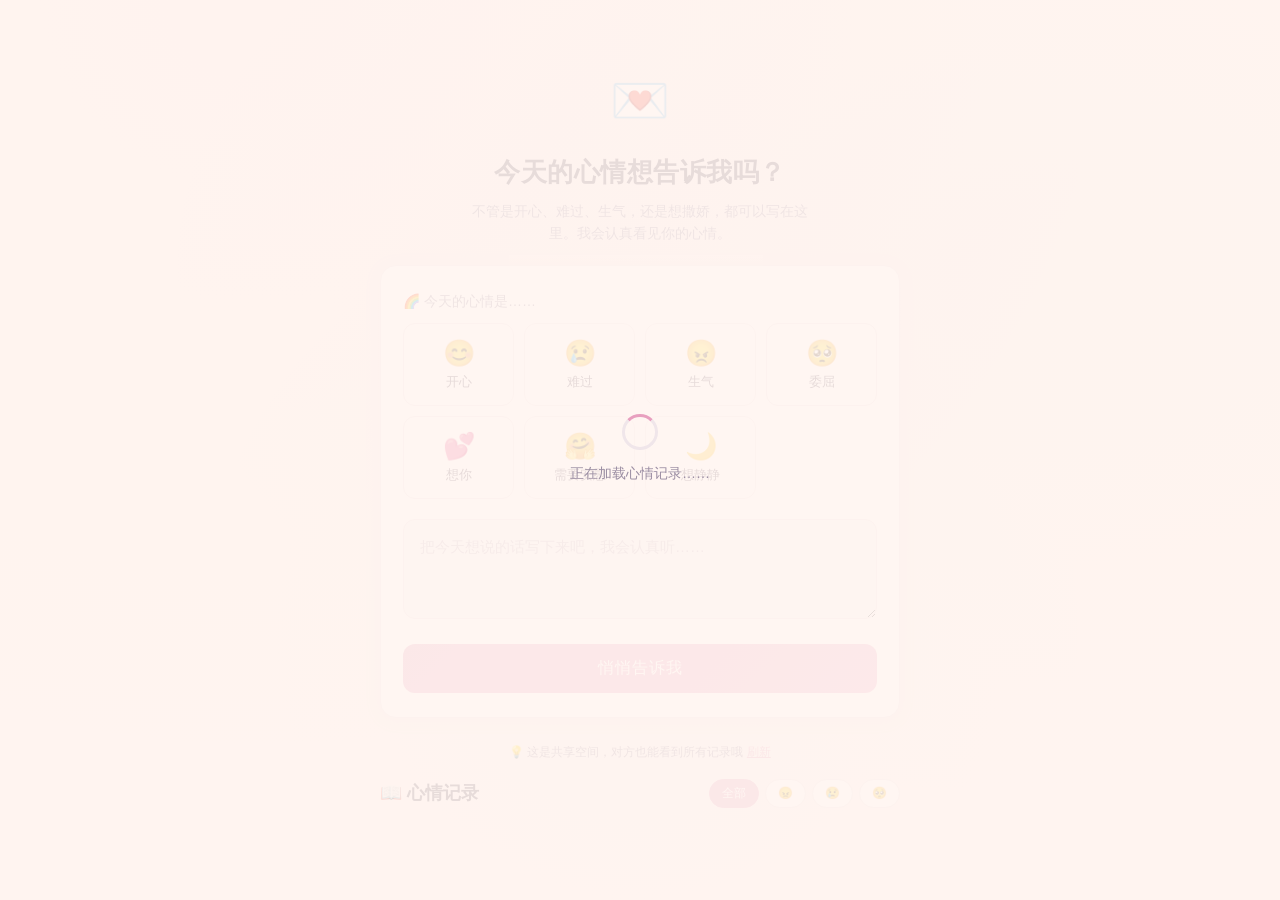
<file: index.html>
<!DOCTYPE html>
<html lang="zh-CN">
<head>
<meta charset="UTF-8">
<meta name="viewport" content="width=device-width, initial-scale=1.0, maximum-scale=1.0, user-scalable=no">
<title>每日心情笔记</title>
<style>
  :root {
    --bg: #FFF5F0;
    --card: #FFFFFF;
    --text: #5D4E5F;
    --text-sub: #9B8EA3;
    --accent: #E8A0BF;
    --accent-hover: #D482A8;
    --lavender: #C5B4E3;
    --peach: #F7C5A8;
    --blue: #A8C8F0;
    --rose: #F0A8C8;
    --border: #F0E6EA;
    --shadow: 0 2px 16px rgba(180, 140, 160, 0.10);
    --shadow-hover: 0 4px 24px rgba(180, 140, 160, 0.16);
    --radius: 16px;
    --radius-sm: 12px;
    --transition: 0.25s cubic-bezier(0.4, 0, 0.2, 1);
  }
  * { margin: 0; padding: 0; box-sizing: border-box; }
  body {
    font-family: -apple-system, BlinkMacSystemFont, "SF Pro Text", "PingFang SC", "Microsoft YaHei", sans-serif;
    background: var(--bg);
    color: var(--text);
    line-height: 1.7;
    min-height: 100vh;
    -webkit-font-smoothing: antialiased;
    background-image:
      radial-gradient(ellipse at 20% 0%, rgba(232, 160, 191, 0.08) 0%, transparent 60%),
      radial-gradient(ellipse at 80% 30%, rgba(197, 180, 227, 0.08) 0%, transparent 60%),
      radial-gradient(ellipse at 50% 70%, rgba(168, 200, 240, 0.06) 0%, transparent 50%);
  }
  .container { max-width: 560px; margin: 0 auto; padding: 32px 20px 60px; }

  /* Login Overlay */
  .login-overlay {
    position: fixed; inset: 0; background: var(--bg);
    display: flex; align-items: center; justify-content: center;
    z-index: 1000; flex-direction: column; gap: 20px;
  }
  .login-overlay.hidden { display: none; }
  .login-card {
    background: var(--card); border-radius: var(--radius);
    padding: 32px 28px; box-shadow: var(--shadow);
    border: 1px solid var(--border); text-align: center;
    width: 90%; max-width: 340px;
  }
  .login-card .login-emoji { font-size: 48px; margin-bottom: 12px; }
  .login-card h2 { font-size: 20px; font-weight: 600; margin-bottom: 8px; color: var(--text); }
  .login-card p { font-size: 13px; color: var(--text-sub); margin-bottom: 20px; }
  .login-card input {
    width: 100%; padding: 12px 16px; border: 1.5px solid var(--border);
    border-radius: var(--radius-sm); font-size: 15px; text-align: center;
    color: var(--text); background: #FCF9FA; outline: none;
    font-family: inherit; letter-spacing: 4px;
    transition: all var(--transition);
  }
  .login-card input:focus { border-color: var(--accent); background: #FFF; }
  .login-card .login-btn {
    width: 100%; margin-top: 14px; padding: 12px; border: none;
    border-radius: var(--radius-sm); font-size: 15px; font-weight: 500;
    cursor: pointer; background: linear-gradient(135deg, var(--accent), var(--rose));
    color: #FFF; letter-spacing: 1px; transition: all var(--transition);
    font-family: inherit;
  }
  .login-card .login-btn:hover { opacity: 0.92; }
  .login-error { color: #E08888; font-size: 13px; margin-top: 8px; display: none; }

  /* Header */
  .header { text-align: center; padding: 28px 0 20px; }
  .header-icon { font-size: 48px; margin-bottom: 8px; animation: float 3s ease-in-out infinite; display: inline-block; }
  @keyframes float { 0%, 100% { transform: translateY(0); } 50% { transform: translateY(-8px); } }
  .header h1 { font-size: 26px; font-weight: 600; color: var(--text); letter-spacing: 0.5px; margin-bottom: 6px; }
  .header .subtitle { font-size: 14px; color: var(--text-sub); max-width: 340px; margin: 0 auto; line-height: 1.6; }

  /* Loading */
  .loading-overlay {
    position: fixed; inset: 0; background: rgba(255,245,240,0.85);
    display: flex; align-items: center; justify-content: center;
    z-index: 900; flex-direction: column; gap: 12px;
  }
  .loading-overlay.hidden { display: none; }
  .loading-spinner {
    width: 36px; height: 36px; border: 3px solid var(--border);
    border-top-color: var(--accent); border-radius: 50%;
    animation: spin 0.8s linear infinite;
  }
  @keyframes spin { to { transform: rotate(360deg); } }
  .loading-text { font-size: 14px; color: var(--text-sub); }

  /* Card */
  .card {
    background: var(--card); border-radius: var(--radius);
    padding: 24px 22px; box-shadow: var(--shadow);
    margin-bottom: 24px; border: 1px solid var(--border);
    transition: box-shadow var(--transition);
  }
  .section-label { font-size: 14px; font-weight: 500; color: var(--text-sub); margin-bottom: 10px; display: flex; align-items: center; gap: 6px; }
  .mood-grid { display: grid; grid-template-columns: repeat(4, 1fr); gap: 10px; margin-bottom: 20px; }
  @media (max-width: 400px) { .mood-grid { grid-template-columns: repeat(3, 1fr); } }
  .mood-btn {
    display: flex; flex-direction: column; align-items: center; gap: 4px;
    padding: 14px 6px; border: 1.5px solid var(--border);
    border-radius: var(--radius-sm); background: var(--card);
    cursor: pointer; transition: all var(--transition);
    font-size: 13px; color: var(--text); user-select: none;
    -webkit-tap-highlight-color: transparent;
  }
  .mood-btn:hover { border-color: var(--accent); background: #FFF0F5; }
  .mood-btn:active { transform: scale(0.96); }
  .mood-btn .emoji { font-size: 26px; transition: transform 0.2s; }
  .mood-btn:hover .emoji { transform: scale(1.15); }
  .mood-btn.selected { border-color: var(--accent); background: #FFF0F5; box-shadow: 0 0 0 3px rgba(232, 160, 191, 0.18); transform: translateY(-1px); }
  .mood-btn.selected .emoji { transform: scale(1.1); }

  .input-wrapper { position: relative; margin-bottom: 16px; }
  .input-wrapper textarea {
    width: 100%; min-height: 100px; padding: 14px 16px;
    border: 1.5px solid var(--border); border-radius: var(--radius-sm);
    font-size: 15px; color: var(--text); background: #FCF9FA;
    resize: vertical; font-family: inherit; line-height: 1.7;
    transition: all var(--transition); outline: none;
  }
  .input-wrapper textarea:focus { border-color: var(--accent); background: #FFF; box-shadow: 0 0 0 4px rgba(232, 160, 191, 0.08); }
  .input-wrapper textarea::placeholder { color: #C8BCC8; }

  .submit-btn {
    width: 100%; padding: 14px; border: none; border-radius: var(--radius-sm);
    font-size: 16px; font-weight: 500; cursor: pointer;
    background: linear-gradient(135deg, var(--accent), var(--rose));
    color: #FFF; letter-spacing: 1px; transition: all var(--transition);
    -webkit-tap-highlight-color: transparent; font-family: inherit;
  }
  .submit-btn:hover:not(:disabled) { opacity: 0.92; transform: translateY(-1px); box-shadow: 0 4px 16px rgba(232, 160, 191, 0.35); }
  .submit-btn:active:not(:disabled) { transform: scale(0.98); }
  .submit-btn:disabled { background: #E0D6DC; cursor: not-allowed; }

  .success-card {
    display: none; text-align: center; padding: 32px 20px;
    background: linear-gradient(135deg, #FFF5F8, #F8F0FF);
    border-radius: var(--radius); border: 1.5px solid #E8D0E0;
    animation: fadeInUp 0.5s ease; margin-bottom: 24px;
  }
  .success-card.show { display: block; }
  .success-card .success-emoji { font-size: 48px; animation: popIn 0.45s ease; display: inline-block; }
  @keyframes popIn { 0% { transform: scale(0); opacity: 0; } 70% { transform: scale(1.2); } 100% { transform: scale(1); opacity: 1; } }
  .success-card .success-text { font-size: 17px; font-weight: 500; color: var(--text); margin-top: 12px; }
  .success-card .success-sub { font-size: 14px; color: var(--text-sub); margin-top: 6px; }

  .alert-banner {
    display: none; padding: 14px 18px; border-radius: var(--radius-sm);
    margin-bottom: 20px; font-size: 14px; line-height: 1.6;
    animation: fadeInUp 0.4s ease;
  }
  .alert-banner.show { display: flex; align-items: flex-start; gap: 10px; }
  .alert-banner.warning { background: #FFF4EC; border: 1.5px solid #FDD0B0; color: #B07050; }
  .alert-banner .alert-icon { font-size: 22px; flex-shrink: 0; }

  .history-header { display: flex; justify-content: space-between; align-items: center; margin-bottom: 14px; flex-wrap: wrap; gap: 10px; }
  .history-header h3 { font-size: 18px; font-weight: 600; color: var(--text); }
  .filter-group { display: flex; gap: 6px; flex-wrap: wrap; }
  .filter-chip {
    padding: 5px 12px; border-radius: 20px; border: 1px solid var(--border);
    background: var(--card); font-size: 12px; cursor: pointer;
    transition: all var(--transition); color: var(--text-sub);
    -webkit-tap-highlight-color: transparent; font-family: inherit;
  }
  .filter-chip:hover { border-color: var(--accent); }
  .filter-chip.active { background: var(--accent); color: #FFF; border-color: var(--accent); }

  .history-list { display: flex; flex-direction: column; gap: 12px; }
  .history-item {
    background: var(--card); border-radius: var(--radius-sm);
    padding: 18px; box-shadow: 0 1px 6px rgba(180, 140, 160, 0.06);
    border: 1px solid var(--border); animation: fadeInUp 0.4s ease;
    transition: box-shadow var(--transition);
  }
  .history-item:hover { box-shadow: var(--shadow-hover); }
  .history-item .item-header { display: flex; justify-content: space-between; align-items: center; margin-bottom: 8px; }
  .history-item .mood-tag { display: inline-flex; align-items: center; gap: 5px; padding: 4px 12px; border-radius: 20px; font-size: 13px; font-weight: 500; }
  .mood-tag.happy    { background: #FFF0F5; color: #C06080; }
  .mood-tag.sad      { background: #F0F4FF; color: #6080B0; }
  .mood-tag.angry    { background: #FFF4EC; color: #B07050; }
  .mood-tag.wronged  { background: #F8F0FF; color: #9070B0; }
  .mood-tag.miss     { background: #FFF0F8; color: #B06080; }
  .mood-tag.comfort  { background: #FFF8F0; color: #C08060; }
  .mood-tag.alone    { background: #F4F4F8; color: #8880A0; }
  .history-item .item-time { font-size: 12px; color: var(--text-sub); flex-shrink: 0; margin-left: 8px; }
  .history-item .item-text { font-size: 15px; color: var(--text); line-height: 1.7; white-space: pre-wrap; word-break: break-word; }
  .history-item .item-actions { margin-top: 10px; display: flex; justify-content: flex-end; }
  .delete-btn {
    background: none; border: none; color: #C8BCC8; font-size: 12px;
    cursor: pointer; padding: 4px 10px; border-radius: 12px;
    transition: all var(--transition); font-family: inherit;
  }
  .delete-btn:hover { color: #E08888; background: #FFF0F0; }

  .empty-state { text-align: center; padding: 40px 20px; color: var(--text-sub); }
  .empty-state .empty-emoji { font-size: 48px; margin-bottom: 10px; }
  .empty-state p { font-size: 14px; }

  @keyframes fadeInUp { from { opacity: 0; transform: translateY(12px); } to { opacity: 1; transform: translateY(0); } }

  /* Toast */
  .toast {
    position: fixed; bottom: 30px; left: 50%;
    transform: translateX(-50%) translateY(20px);
    background: var(--text); color: #FFF; padding: 10px 24px;
    border-radius: 24px; font-size: 14px; opacity: 0;
    transition: all 0.35s ease; pointer-events: none; z-index: 999; white-space: nowrap;
  }
  .toast.show { opacity: 1; transform: translateX(-50%) translateY(0); }

  /* Refresh hint */
  .sync-hint {
    text-align: center; margin-bottom: 16px; font-size: 12px; color: var(--text-sub);
  }
  .sync-hint button {
    background: none; border: none; color: var(--accent); cursor: pointer;
    font-size: 12px; font-family: inherit; text-decoration: underline;
  }
</style>
</head>
<body>

<!-- Password Login Overlay -->
<div class="login-overlay hidden" id="loginOverlay">
  <div class="login-card">
    <div class="login-emoji">🔐</div>
    <h2>请输入密码</h2>
    <p>这是我们的小秘密空间，需要密码才能进来哦~</p>
    <input type="password" id="passwordInput" placeholder="输入密码" maxlength="20" autocomplete="off">
    <button class="login-btn" onclick="doLogin()">进入</button>
    <p class="login-error" id="loginError">密码不对哦，再试一次吧~</p>
  </div>
</div>

<!-- Loading Overlay -->
<div class="loading-overlay" id="loadingOverlay">
  <div class="loading-spinner"></div>
  <p class="loading-text">正在加载心情记录……</p>
</div>

<div class="container" id="mainContent">
  <!-- Header -->
  <div class="header">
    <div class="header-icon">💌</div>
    <h1>今天的心情想告诉我吗？</h1>
    <p class="subtitle">不管是开心、难过、生气，还是想撒娇，都可以写在这里。我会认真看见你的心情。</p>
  </div>

  <!-- Alert Banner -->
  <div class="alert-banner" id="alertBanner">
    <span class="alert-icon">💛</span>
    <span id="alertText"></span>
  </div>

  <!-- Input Card -->
  <div class="card" id="inputCard">
    <div class="section-label">🌈 今天的心情是……</div>
    <div class="mood-grid" id="moodGrid">
      <button class="mood-btn" data-mood="开心"><span class="emoji">😊</span>开心</button>
      <button class="mood-btn" data-mood="难过"><span class="emoji">😢</span>难过</button>
      <button class="mood-btn" data-mood="生气"><span class="emoji">😠</span>生气</button>
      <button class="mood-btn" data-mood="委屈"><span class="emoji">🥺</span>委屈</button>
      <button class="mood-btn" data-mood="想你"><span class="emoji">💕</span>想你</button>
      <button class="mood-btn" data-mood="需要安慰"><span class="emoji">🤗</span>需要安慰</button>
      <button class="mood-btn" data-mood="想一个人静静"><span class="emoji">🌙</span>想静静</button>
    </div>

    <div class="input-wrapper">
      <textarea id="noteText" placeholder="把今天想说的话写下来吧，我会认真听……" maxlength="500"></textarea>
    </div>

    <button class="submit-btn" id="submitBtn" onclick="submitMood()">悄悄告诉我</button>
  </div>

  <!-- Success Message -->
  <div class="success-card" id="successCard">
    <div class="success-emoji">🌸</div>
    <p class="success-text">你的心情我收到了</p>
    <p class="success-sub">我会好好珍惜，也会更认真地理解你。</p>
  </div>

  <!-- Sync hint -->
  <div class="sync-hint">
    💡 这是共享空间，对方也能看到所有记录哦
    <button onclick="refreshNotes()">刷新</button>
  </div>

  <!-- History -->
  <div class="history-header">
    <h3>📖 心情记录</h3>
    <div class="filter-group" id="filterGroup">
      <button class="filter-chip active" data-filter="all">全部</button>
      <button class="filter-chip" data-filter="生气">😠</button>
      <button class="filter-chip" data-filter="难过">😢</button>
      <button class="filter-chip" data-filter="委屈">🥺</button>
    </div>
  </div>
  <div id="historyList" class="history-list"></div>
</div>

<!-- Toast -->
<div class="toast" id="toast"></div>

<script>
// ===== Auth =====
const NEEDS_PASSWORD = {{ needs_password | tojson }};
let authPassword = NEEDS_PASSWORD ? '' : null;

function getHeaders() {
  const h = { 'Content-Type': 'application/json' };
  if (authPassword) h['X-Mood-Password'] = authPassword;
  return h;
}

if (NEEDS_PASSWORD) {
  document.getElementById('loginOverlay').classList.remove('hidden');
}

async function doLogin() {
  const pw = document.getElementById('passwordInput').value.trim();
  if (!pw) return;
  const res = await fetch('/login', {
    method: 'POST',
    headers: { 'Content-Type': 'application/json' },
    body: JSON.stringify({ password: pw })
  });
  if (res.ok) {
    authPassword = pw;
    document.getElementById('loginOverlay').classList.add('hidden');
    refreshNotes();
  } else {
    document.getElementById('loginError').style.display = 'block';
  }
}

document.getElementById('passwordInput').addEventListener('keydown', (e) => {
  if (e.key === 'Enter') doLogin();
});

// ===== State =====
let notes = [];
let selectedMood = null;
let currentFilter = 'all';

const moodGrid = document.getElementById('moodGrid');
const noteText = document.getElementById('noteText');
const submitBtn = document.getElementById('submitBtn');
const successCard = document.getElementById('successCard');
const inputCard = document.getElementById('inputCard');
const historyList = document.getElementById('historyList');
const filterGroup = document.getElementById('filterGroup');
const alertBanner = document.getElementById('alertBanner');
const alertText = document.getElementById('alertText');
const loadingOverlay = document.getElementById('loadingOverlay');
const toast = document.getElementById('toast');

// ===== API =====
async function fetchNotes() {
  loadingOverlay.classList.remove('hidden');
  try {
    const res = await fetch('/api/notes', { headers: getHeaders() });
    if (!res.ok) throw new Error('加载失败');
    notes = await res.json();
  } catch (e) {
    showToast('加载失败，请检查网络后刷新~');
    notes = [];
  }
  loadingOverlay.classList.add('hidden');
  renderHistory();
}

async function refreshNotes() {
  await fetchNotes();
  showToast('已刷新~');
}

// ===== Mood Selection =====
moodGrid.addEventListener('click', (e) => {
  const btn = e.target.closest('.mood-btn');
  if (!btn) return;
  document.querySelectorAll('.mood-btn').forEach(b => b.classList.remove('selected'));
  btn.classList.add('selected');
  selectedMood = btn.dataset.mood;
  updateAlertBanner();
});

function updateAlertBanner() {
  if (!selectedMood) { alertBanner.classList.remove('show', 'warning'); return; }
  const reminders = {
    '生气': { text: '他今天可能需要你多一点耐心和温柔哦 💛', cls: 'warning' },
    '委屈': { text: '他今天心里可能有些小委屈，记得抱抱他 🤍', cls: 'warning' },
    '难过': { text: '他今天心情不太好，也许一句温暖的话就能让他好起来 💙', cls: 'warning' },
  };
  if (reminders[selectedMood]) {
    alertBanner.className = 'alert-banner show ' + reminders[selectedMood].cls;
    alertText.textContent = reminders[selectedMood].text;
  } else {
    alertBanner.classList.remove('show', 'warning');
  }
}

// ===== Submit =====
async function submitMood() {
  const text = noteText.value.trim();
  if (!selectedMood && !text) { showToast('请先选择一种心情或写几句话吧~'); return; }
  if (!selectedMood) { showToast('请先选择一种心情哦~'); return; }
  if (!text) { showToast('写几句话再告诉我吧~'); return; }

  submitBtn.disabled = true;
  submitBtn.textContent = '正在发送……';

  try {
    const res = await fetch('/api/notes', {
      method: 'POST',
      headers: getHeaders(),
      body: JSON.stringify({ mood: selectedMood, text: text })
    });
    if (!res.ok) {
      const err = await res.json();
      showToast(err.error || '发送失败，请重试~');
      submitBtn.disabled = false;
      submitBtn.textContent = '悄悄告诉我';
      return;
    }

    // Success
    inputCard.style.display = 'none';
    successCard.classList.add('show');
    alertBanner.classList.remove('show', 'warning');

    selectedMood = null;
    noteText.value = '';
    document.querySelectorAll('.mood-btn').forEach(b => b.classList.remove('selected'));

    setTimeout(() => {
      successCard.classList.remove('show');
      inputCard.style.display = '';
    }, 2500);

    await fetchNotes();
  } catch (e) {
    showToast('网络出错了，请检查后重试~');
  }

  submitBtn.disabled = false;
  submitBtn.textContent = '悄悄告诉我';
}

// ===== Filter =====
filterGroup.addEventListener('click', (e) => {
  const chip = e.target.closest('.filter-chip');
  if (!chip) return;
  currentFilter = chip.dataset.filter;
  document.querySelectorAll('.filter-chip').forEach(c => c.classList.remove('active'));
  chip.classList.add('active');
  renderHistory();
});

// ===== Delete =====
async function deleteNote(id) {
  if (!confirm('确定要删除这条记录吗？')) return;
  try {
    const res = await fetch('/api/notes/' + id, {
      method: 'DELETE',
      headers: getHeaders()
    });
    if (!res.ok) { showToast('删除失败~'); return; }
    notes = notes.filter(n => n.id !== id);
    renderHistory();
  } catch (e) {
    showToast('删除失败，请检查网络~');
  }
}

// ===== Format Time =====
function formatTime(iso) {
  const d = new Date(iso);
  const pad = n => String(n).padStart(2, '0');
  const now = new Date();
  const dateStr = pad(d.getMonth() + 1) + '/' + pad(d.getDate());
  const timeStr = pad(d.getHours()) + ':' + pad(d.getMinutes());

  const isToday = d.getFullYear() === now.getFullYear() && d.getMonth() === now.getMonth() && d.getDate() === now.getDate();
  if (isToday) return '今天 ' + timeStr;

  const yesterday = new Date(now);
  yesterday.setDate(yesterday.getDate() - 1);
  const isYesterday = d.getFullYear() === yesterday.getFullYear() && d.getMonth() === yesterday.getMonth() && d.getDate() === yesterday.getDate();
  if (isYesterday) return '昨天 ' + timeStr;

  return pad(d.getFullYear()) + '/' + dateStr + ' ' + timeStr;
}

function moodConfig(mood) {
  const map = {
    '开心': { cls: 'happy', emoji: '😊' },
    '难过': { cls: 'sad', emoji: '😢' },
    '生气': { cls: 'angry', emoji: '😠' },
    '委屈': { cls: 'wronged', emoji: '🥺' },
    '想你': { cls: 'miss', emoji: '💕' },
    '需要安慰': { cls: 'comfort', emoji: '🤗' },
    '想一个人静静': { cls: 'alone', emoji: '🌙' },
  };
  return map[mood] || { cls: '', emoji: '💬' };
}

function escapeHtml(str) {
  const div = document.createElement('div');
  div.textContent = str;
  return div.innerHTML;
}

// ===== Render =====
function renderHistory() {
  let filtered = notes;
  if (currentFilter !== 'all') {
    filtered = notes.filter(n => n.mood === currentFilter);
  }

  if (filtered.length === 0) {
    historyList.innerHTML = `<div class="empty-state"><div class="empty-emoji">📝</div><p>还没有记录，写下今天的心情吧~</p></div>`;
    return;
  }

  historyList.innerHTML = filtered.map(n => {
    const m = moodConfig(n.mood);
    return `<div class="history-item">
        <div class="item-header">
          <span class="mood-tag ${m.cls}">${m.emoji} ${n.mood}</span>
          <span class="item-time">${formatTime(n.time)}</span>
        </div>
        <div class="item-text">${escapeHtml(n.text)}</div>
        <div class="item-actions">
          <button class="delete-btn" onclick="deleteNote(${n.id})">删除</button>
        </div>
      </div>`;
  }).join('');

  // Alert for negative moods
  if (currentFilter === 'all' && notes.length > 0) {
    const latest = notes[0];
    const reminders = {
      '生气': '最近一条是"生气"，他今天可能需要你多一点耐心和温柔哦 💛',
      '委屈': '最近一条是"委屈"，他今天心里可能有些小委屈，记得抱抱他 🤍',
      '难过': '最近一条是"难过"，他今天心情不太好，也许一句温暖的话就能让他好起来 💙',
    };
    if (reminders[latest.mood]) {
      alertBanner.className = 'alert-banner show warning';
      alertText.textContent = reminders[latest.mood];
    }
  }
}

// ===== Toast =====
let toastTimer;
function showToast(msg) {
  clearTimeout(toastTimer);
  toast.textContent = msg;
  toast.classList.add('show');
  toastTimer = setTimeout(() => toast.classList.remove('show'), 2000);
}

// ===== Init =====
if (!NEEDS_PASSWORD) {
  refreshNotes();
}
</script>
</body>
</html>
</file>
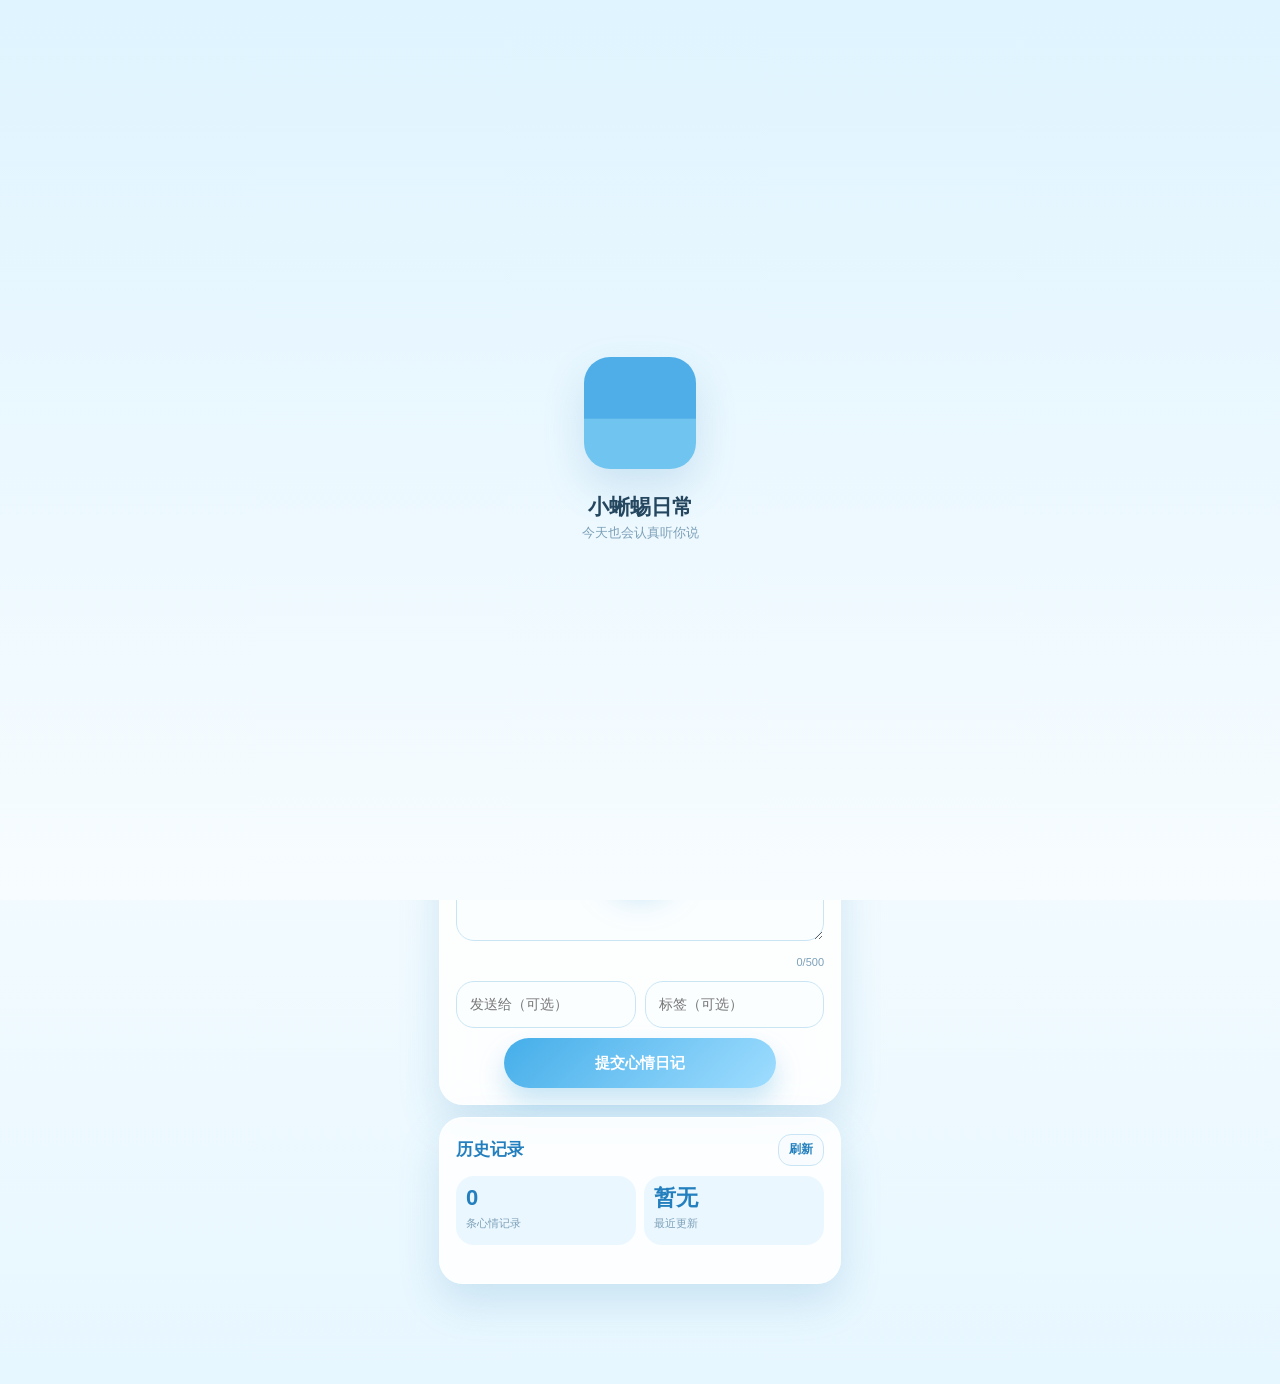
<file: templates/index.html>
<!DOCTYPE html>
<html lang="zh-CN">
<head>
<meta charset="UTF-8">
<meta name="viewport" content="width=device-width, initial-scale=1.0, viewport-fit=cover, maximum-scale=1.0, user-scalable=no">
<meta name="theme-color" content="#dff4ff">
<meta name="apple-mobile-web-app-capable" content="yes">
<meta name="apple-mobile-web-app-status-bar-style" content="default">
<meta name="apple-mobile-web-app-title" content="小蜥蜴">
<meta name="mobile-web-app-capable" content="yes">
<link rel="manifest" href="/manifest.webmanifest?v=blue2">
<link rel="icon" href="/static/app-icon-192.png?v=photo7" type="image/png">
<link rel="apple-touch-icon" sizes="180x180" href="/static/apple-touch-icon.png?v=photo7">
<title>小蜥蜴日常</title>
<style>
:root{
  --bg:#dff4ff;
  --bg2:#f4fbff;
  --ink:#24465f;
  --muted:#7da0b8;
  --card:#ffffffd9;
  --line:#c9e5f4;
  --blue:#4faee8;
  --blue2:#9cdbff;
  --deep:#237fbd;
  --soft:#eaf7ff;
  --shadow:0 18px 42px rgba(52,132,181,.18);
  --safe-top:env(safe-area-inset-top);
  --safe-bottom:env(safe-area-inset-bottom);
}
*{box-sizing:border-box;margin:0;padding:0}
html{background:var(--bg)}
body{min-height:100vh;min-height:100dvh;font-family:-apple-system,BlinkMacSystemFont,"PingFang SC","Microsoft YaHei",sans-serif;color:var(--ink);background:linear-gradient(180deg,#d8f2ff 0%,#f7fcff 48%,#e7f7ff 100%);line-height:1.55;overflow-x:hidden;-webkit-font-smoothing:antialiased}
body:before{content:"";position:fixed;inset:0;z-index:-1;pointer-events:none;background:radial-gradient(circle at 16% 10%,rgba(255,255,255,.78) 0 42px,transparent 43px),radial-gradient(circle at 88% 17%,rgba(255,255,255,.72) 0 58px,transparent 59px),radial-gradient(circle at 18% 88%,rgba(151,218,255,.42),transparent 28%),linear-gradient(90deg,rgba(255,255,255,.24) 1px,transparent 1px),linear-gradient(0deg,rgba(255,255,255,.24) 1px,transparent 1px);background-size:auto,auto,auto,28px 28px,28px 28px}
button,input,textarea{font:inherit;color:inherit}
button{border:0;cursor:pointer;-webkit-tap-highlight-color:transparent}
.app{width:min(430px,100%);margin:0 auto;padding:calc(8px + var(--safe-top)) 14px calc(88px + var(--safe-bottom))}
.nav{height:54px;display:grid;grid-template-columns:44px 1fr 44px;align-items:center}
.nav h1{text-align:center;font-size:22px;font-weight:900;letter-spacing:.08em;color:#1f597e}
.nav-btn{height:44px;background:transparent;font-size:34px;color:#315a72}
.nav-btn:last-child{font-size:28px;letter-spacing:4px}
.hero{position:relative;overflow:hidden;border-radius:30px;margin:4px 0 12px;padding:28px 20px 24px;min-height:188px;text-align:center;background:linear-gradient(180deg,#eefaff 0%,#ffffff 100%);box-shadow:var(--shadow);border:1px solid rgba(255,255,255,.82)}
.hero:before{content:"";position:absolute;left:-30px;top:-22px;width:160px;height:160px;border-radius:50%;background:radial-gradient(circle,#b9e9ff 0 34%,transparent 35%),radial-gradient(circle at 72% 30%,#ffffff 0 22%,transparent 23%);opacity:.55}
.hero:after{content:"";position:absolute;right:24px;bottom:24px;width:74px;height:74px;border-radius:24px;background:linear-gradient(135deg,#bfeaff,#eefaff);opacity:.72}
.hero-icon{display:none}
.hero-title{font-size:31px;font-weight:900;letter-spacing:.12em;color:var(--deep)}
.hero-date{margin-top:5px;color:#7199b4;font-weight:700;letter-spacing:.14em}
.quote{margin:0 4px 12px;padding:16px 18px;border-radius:24px;background:rgba(255,255,255,.9);border:1px solid var(--line);box-shadow:0 10px 24px rgba(68,141,184,.12);text-align:center;font-size:17px;color:#376177}
.dashboard{display:grid;grid-template-columns:1fr 1fr;gap:10px;margin-bottom:12px}
.card{border-radius:24px;background:var(--card);border:1px solid rgba(255,255,255,.8);box-shadow:var(--shadow);backdrop-filter:blur(16px)}
.mini-card{min-height:156px;padding:15px}
.card-title{display:flex;align-items:center;justify-content:space-between;gap:8px;margin-bottom:10px;font-size:15px;font-weight:900;color:var(--deep)}
.mini-btn{height:32px;padding:0 12px;border-radius:999px;background:#f8fcff;border:1px solid var(--line);color:var(--deep);font-size:12px;font-weight:800}
.weather-main{display:flex;align-items:center;gap:12px}
.weather-icon{display:none}
.temp{font-size:42px;line-height:1;font-weight:900;color:#3aa5e5}
.weather-city{font-size:12px;font-weight:900;color:#315a72}
.weather-meta{display:flex;gap:8px;flex-wrap:wrap;margin-top:8px;color:var(--muted);font-size:11px}
.tip{margin-top:10px;padding:9px 10px;border-radius:15px;background:var(--soft);color:#3d657b;font-size:12px}
.analysis strong{display:block;color:#308fd0;font-size:14px;line-height:1.45;margin-bottom:8px}
.analysis span{display:block;font-size:12px;color:#466c82}
.checkin{padding:16px;margin-bottom:12px}
.check-head{display:flex;align-items:center;justify-content:space-between;margin-bottom:12px;gap:10px}
.check-title{font-size:17px;font-weight:900;color:var(--deep)}
.check-right{display:flex;align-items:center;gap:8px}
.check-stats{display:flex;gap:8px}
.check-pill{min-width:64px;text-align:center;border-radius:16px;background:var(--soft);padding:8px 10px}
.check-pill strong{display:block;color:var(--deep);font-size:20px;line-height:1}
.check-pill span{display:block;color:var(--muted);font-size:11px;margin-top:3px}
.calendar-toggle{height:36px;padding:0 12px;border-radius:999px;background:#f8fcff;border:1px solid var(--line);color:var(--deep);font-size:12px;font-weight:900;white-space:nowrap}
.calendar-wrap{display:none}
.checkin.open .calendar-wrap{display:block}
.calendar-title{display:flex;align-items:center;justify-content:center;gap:14px;margin:8px 0 9px;color:#416a80;font-weight:900}
.month-btn{width:32px;height:32px;border-radius:50%;background:#f7fcff;border:1px solid var(--line);color:var(--deep);font-weight:900}
.week-row,.calendar-grid{display:grid;grid-template-columns:repeat(7,1fr);gap:5px}
.week-row{margin-bottom:5px;color:#86a7ba;font-size:11px;text-align:center;font-weight:800}
.day{min-height:50px;border-radius:14px;background:rgba(234,247,255,.72);border:1px solid transparent;padding:4px 2px;text-align:center;position:relative}
.day.blank{background:transparent}
.day.today{border-color:#64bdec;background:#f7fcff}
.day-num{display:block;font-size:11px;color:#6f91a5;font-weight:800}
.day-moods{font-size:14px;line-height:1.05;display:grid;grid-template-columns:repeat(2,1fr);gap:1px;justify-items:center;min-height:29px;overflow:hidden}
.day-moods span{display:block;line-height:1}
.panel,.input-card,.history{padding:16px;margin-bottom:12px}
.label{font-size:17px;font-weight:900;color:var(--deep);margin-bottom:12px}
.notice{display:none;margin-bottom:12px;border-radius:18px;background:#eaf7ff;padding:11px 12px;color:#2e719c;font-size:13px}
.notice.show{display:block}
.mood-grid{display:grid;grid-template-columns:repeat(6,1fr);gap:9px}
.mood-btn{aspect-ratio:1;border-radius:18px;background:#f9fdff;border:1px solid var(--line);display:grid;place-items:center;font-size:25px;box-shadow:0 8px 18px rgba(60,139,184,.09)}
.mood-btn.selected{background:linear-gradient(180deg,#dff4ff,#fff);border-color:#46aee8;box-shadow:0 0 0 3px rgba(79,174,232,.18);transform:translateY(-1px)}
.selected-strip{display:none;margin:10px 0 0;color:#4f7991;font-size:13px}
.selected-strip.show{display:block}
.field input,.field textarea{width:100%;border:1px solid var(--line);border-radius:18px;background:#fbfeff;outline:none;padding:12px 13px;font-size:14px}
.field textarea{min-height:112px;resize:vertical}
.counter{text-align:right;color:var(--muted);font-size:11px;margin-top:5px}
.form-grid{display:grid;grid-template-columns:1fr 1fr;gap:9px;margin:10px 0}
.submit-btn{display:block;width:74%;min-width:220px;margin:8px auto 0;padding:13px 16px;border-radius:999px;background:linear-gradient(135deg,#45aee9,#9fddff);color:#fff;font-size:15px;font-weight:900;box-shadow:0 14px 26px rgba(61,160,220,.28)}
.submit-btn:disabled{opacity:.65}
.history-head{display:flex;align-items:center;justify-content:space-between;gap:8px;margin-bottom:10px}
.history-head h2{font-size:17px;color:var(--deep)}
.history-actions{display:flex;gap:6px}
.refresh-btn,.filter{min-height:32px;padding:0 10px;border-radius:13px;border:1px solid var(--line);background:#f8fcff;color:var(--deep);font-size:12px;font-weight:800}
.filters{display:grid;grid-template-columns:repeat(4,1fr);gap:8px;margin-bottom:12px}
.filter{height:42px;display:flex;align-items:center;justify-content:center;gap:3px;overflow:hidden}
.filter.active{background:linear-gradient(135deg,#45aee9,#9fddff);color:#fff;border-color:transparent}
.stats{display:flex;gap:8px;margin-bottom:10px}
.stat{flex:1;border-radius:18px;background:var(--soft);padding:10px;color:var(--deep)}
.stat strong{display:block;font-size:22px;line-height:1.1}
.stat span{font-size:11px;color:var(--muted)}
.queue-panel{display:none;margin-bottom:12px;padding:12px;border-radius:18px;background:#fff8df;border:1px solid #f0df9c;color:#715d13}
.queue-panel.show{display:block}
.queue-head{display:flex;align-items:center;justify-content:space-between;gap:8px}
.queue-title{font-size:14px;font-weight:900}
.queue-actions{display:flex;gap:6px;flex-wrap:wrap;justify-content:flex-end}
.queue-btn{min-height:32px;padding:0 10px;border-radius:999px;background:#fffdf1;border:1px solid #eadb99;color:#715d13;font-size:12px;font-weight:900}
.queue-list{margin-top:8px;display:grid;gap:6px}
.queue-item{border-radius:14px;background:rgba(255,255,255,.62);padding:8px 9px;font-size:12px;color:#725f1a}
.queue-item strong{display:block;color:#3d657b;margin-bottom:2px}
.note{padding:12px;border-radius:18px;background:#fbfeff;border:1px solid var(--line);margin-bottom:10px}
.note.pending{background:#fffaf0;border-color:#ecd98f}
.note-top{display:flex;justify-content:space-between;gap:8px;margin-bottom:6px}
.mood-tags,.tag-row,.reaction-row{display:flex;gap:6px;flex-wrap:wrap}
.mood-tag,.tag{border-radius:999px;background:var(--soft);color:var(--deep);padding:3px 8px;font-size:11px;font-weight:800}
.time,.meta{font-size:11px;color:var(--muted)}
.note-text{font-size:14px;white-space:pre-wrap;word-break:break-word;margin-top:4px}
.tag-row{margin-top:8px}
.reaction-row{border-top:1px dashed var(--line);padding-top:9px;margin-top:10px}
.reaction-btn{flex:1 1 calc(33.333% - 6px);min-height:34px;border-radius:999px;background:var(--soft);color:var(--deep);font-size:12px;font-weight:800;border:1px solid var(--line)}
.delete-btn{display:block;background:transparent;color:var(--muted);font-size:12px;margin:8px 0 0 auto}
.empty{text-align:center;color:var(--muted);padding:26px 10px;font-size:13px}
.fab{position:fixed;left:50%;bottom:calc(18px + var(--safe-bottom));transform:translateX(-50%);width:68px;height:68px;border-radius:50%;z-index:10;background:linear-gradient(135deg,#45aee9,#9fddff);color:#fff;font-size:42px;line-height:1;box-shadow:0 14px 34px rgba(61,160,220,.36),0 0 0 7px rgba(255,255,255,.78)}
.toast,.loading,.login-overlay,.splash{position:fixed;z-index:20}
.toast{left:50%;bottom:calc(94px + var(--safe-bottom));transform:translateX(-50%) translateY(18px);max-width:calc(100vw - 28px);background:rgba(30,67,90,.94);color:#fff;padding:10px 16px;border-radius:999px;opacity:0;pointer-events:none;transition:.22s ease;font-size:13px;text-align:center}
.toast.show{opacity:1;transform:translateX(-50%) translateY(0)}
.loading{inset:0;display:none;place-items:center;background:rgba(223,244,255,.72);backdrop-filter:blur(8px);color:#557d94}
.loading.show{display:grid}
.login-overlay{inset:0;display:none;align-items:center;justify-content:center;background:linear-gradient(180deg,#dff4ff,#f7fcff);padding:20px}
.login-overlay.show{display:flex}
.login-card{width:min(340px,100%);padding:26px;text-align:center}
.login-card .icon{display:none}
.login-card h2{margin:8px 0}
.login-card p{color:var(--muted);font-size:13px;margin-bottom:14px}
.login-card input{text-align:center;letter-spacing:3px;margin-bottom:10px}
.splash{inset:0;display:grid;place-items:center;background:linear-gradient(180deg,#dff4ff,#f7fcff);transition:.35s ease}
.splash.hide{opacity:0;visibility:hidden}
.splash-card{text-align:center}
.splash-card img{width:112px;height:112px;border-radius:26px;box-shadow:var(--shadow)}
.splash-card strong{display:block;margin-top:14px;font-size:21px}
.splash-card span{display:block;color:var(--muted);font-size:13px}
@media(max-width:380px){
  .app{padding-left:10px;padding-right:10px}
  .dashboard{gap:8px}
  .mini-card{padding:13px}
  .temp{font-size:36px}
  .weather-icon{font-size:42px}
  .mood-grid{grid-template-columns:repeat(5,1fr)}
  .filters{grid-template-columns:repeat(3,1fr)}
  .form-grid{grid-template-columns:1fr}
  .check-head{align-items:flex-start}
  .check-right{align-items:flex-end;flex-direction:column}
  .check-pill{min-width:56px}
}
</style>
</head>
<body>
<div class="splash" id="splash">
  <div class="splash-card"><img src="/static/apple-touch-icon.png?v=photo7" alt="小蜥蜴"><strong>小蜥蜴日常</strong><span>今天也会认真听你说</span></div>
</div>
<div class="login-overlay" id="loginOverlay">
  <div class="login-card card">
    <div class="icon"></div>
    <h2>请输入密码</h2>
    <p>这是我们的小小心情空间</p>
    <label class="field"><input type="password" id="passwordInput" placeholder="密码" maxlength="40" autocomplete="current-password"></label>
    <button class="submit-btn" onclick="doLogin()">进入</button>
  </div>
</div>
<div class="loading" id="loading">正在加载心情记录...</div>
<div class="toast" id="toast"></div>
<main class="app">
  <nav class="nav">
    <button class="nav-btn" type="button" aria-label="关闭">×</button>
    <h1>小蜥蜴日常</h1>
    <button class="nav-btn" type="button" aria-label="更多">···</button>
  </nav>

  <header class="hero">
    <div class="hero-icon"></div>
    <div class="hero-title">小蜥蜴日常</div>
    <div class="hero-date" id="todayDate">2026-05-25 周一</div>
  </header>
  <div class="quote">“ 心存温柔，山河浪漫。 ”</div>

  <section class="dashboard">
    <div class="card mini-card">
      <div class="card-title"><span>今日天气</span><button class="mini-btn" onclick="useCurrentLocation()">定位</button></div>
      <div class="weather-main"><div class="weather-icon" id="weatherIcon">☁️</div><div><div class="temp"><span id="weatherTemp">--</span>°C</div><div class="weather-city" id="weatherCity">厦门海沧</div></div></div>
      <div class="weather-meta"><span id="weatherText">加载中</span><span id="weatherHumidity">湿度 --</span><span id="weatherWind">风力 --</span></div>
      <div class="tip" id="weatherTip">正在看看今天适合怎么照顾自己...</div>
    </div>
    <div class="card mini-card analysis">
      <div class="card-title"><span>智能提醒</span><button class="mini-btn" onclick="loadAnalysis()">更新</button></div>
      <strong id="analysisSummary">正在整理最近的心情...</strong>
      <span id="analysisSuggestion">小蜥蜴会根据你的最近记录生成提醒。</span>
      <div class="tip" id="weatherRange">-- / --</div>
    </div>
  </section>

  <section class="card checkin" id="checkinCard">
    <div class="check-head">
      <div class="check-title">打卡日期</div>
      <div class="check-right">
        <div class="check-stats">
          <div class="check-pill"><strong id="streakCount">0</strong><span>连续</span></div>
          <div class="check-pill"><strong id="monthCount">0</strong><span>本月</span></div>
        </div>
        <button class="calendar-toggle" id="calendarToggle" type="button">查看日历</button>
      </div>
    </div>
    <div class="calendar-wrap" id="calendarWrap">
      <div class="calendar-title"><button class="month-btn" id="prevMonth">‹</button><span id="calendarTitle">2026年05月</span><button class="month-btn" id="nextMonth">›</button></div>
      <div class="week-row"><span>一</span><span>二</span><span>三</span><span>四</span><span>五</span><span>六</span><span>日</span></div>
      <div class="calendar-grid" id="calendarGrid"></div>
    </div>
  </section>

  <section class="card panel">
    <div class="notice" id="notice"><span id="noticeText"></span></div>
    <div class="label">今日心情</div>
    <div class="mood-grid" id="moodGrid"></div>
    <div class="selected-strip" id="selectedStrip"></div>
  </section>

  <section class="card input-card">
    <div class="label">记录此刻的想法...</div>
    <label class="field"><textarea id="noteText" maxlength="500" placeholder="写下你的心情、想法和小日常..."></textarea></label>
    <div class="counter" id="counter">0/500</div>
    <div class="form-grid">
      <label class="field"><input id="senderInput" maxlength="20" placeholder="发送给（可选）"></label>
      <label class="field"><input id="tagsInput" maxlength="120" placeholder="标签（可选）"></label>
    </div>
    <button class="submit-btn" id="submitBtn" onclick="submitMood()">提交心情日记</button>
  </section>

  <section class="card history">
    <div class="history-head"><h2>历史记录</h2><div class="history-actions"><button class="refresh-btn" onclick="refreshNotes()">刷新</button></div></div>
    <div class="stats"><div class="stat"><strong id="totalCount">0</strong><span>条心情记录</span></div><div class="stat"><strong id="latestTime">暂无</strong><span>最近更新</span></div></div>
    <div class="queue-panel" id="queuePanel">
      <div class="queue-head">
        <div class="queue-title" id="queueTitle">本机暂存 0 条</div>
        <div class="queue-actions"><button class="queue-btn" onclick="checkCloudStorage()">检查云端</button><button class="queue-btn" onclick="syncPendingNotes()">同步暂存</button><button class="queue-btn" onclick="clearPendingNotes()">清空</button></div>
      </div>
      <div class="queue-list" id="queueList"></div>
    </div>
    <div class="filters" id="filters"></div>
    <div class="history-list" id="historyList"></div>
  </section>
</main>
<button class="fab" type="button" onclick="noteText.focus()">+</button>
<script>
const NEEDS_PASSWORD = {{ needs_password | tojson }};
const TEXT_MOODS=[{name:'开心',emoji:'😊'},{name:'难过',emoji:'😢'},{name:'生气',emoji:'😡'},{name:'委屈',emoji:'🥺'},{name:'想你',emoji:'💕'},{name:'需要安慰',emoji:'🤗'},{name:'想一个人静静',emoji:'🌙'}];
const EMOJI_MOODS=['😋','🥲','🥹','🧐','🤓','😜','😝','😞','😟','😣','😖','☹️','😓','😱','😨','😰'].map(value=>({name:value,emoji:value}));
const MOODS=[...TEXT_MOODS,...EMOJI_MOODS];
const REACTIONS=[{name:'抱抱你',emoji:'🤗'},{name:'收到啦',emoji:'💌'},{name:'想你了',emoji:'💗'}];
const PENDING_KEY='moodNotesPendingQueueV1';
let authPassword=sessionStorage.getItem('moodPassword')||'',selectedMoods=[],notes=[],pendingNotes=[],cloudAvailable=true,cloudDetail='',currentFilter='all',toastTimer=null,reactingId=null,calendarDate=new Date(),calendarOpen=false;
const $=id=>document.getElementById(id);
const moodGrid=$('moodGrid'),filters=$('filters'),historyList=$('historyList'),loading=$('loading'),toast=$('toast'),notice=$('notice'),noticeText=$('noticeText'),noteText=$('noteText'),submitBtn=$('submitBtn'),senderInput=$('senderInput'),tagsInput=$('tagsInput'),counter=$('counter');
function headers(){const value={'Content-Type':'application/json'};if(authPassword)value['X-Mood-Password']=authPassword;return value}
function showToast(message){clearTimeout(toastTimer);toast.textContent=message;toast.classList.add('show');toastTimer=setTimeout(()=>toast.classList.remove('show'),2400)}
function escapeHtml(value){const div=document.createElement('div');div.textContent=value||'';return div.innerHTML}
function moodInfo(name){return MOODS.find(m=>m.name===name)||{name,emoji:name}}
function shortMoodName(name){return name==='想一个人静静'?'想静静':name}
function moodDisplay(name){return TEXT_MOODS.some(m=>m.name===name)?escapeHtml(name):escapeHtml(name)}
function defaultReactions(){return Object.fromEntries(REACTIONS.map(reaction=>[reaction.name,0]))}
function noteReactions(note){return {...defaultReactions(),...(note.reactions||{})}}
function formatTime(iso){if(!iso)return'暂无';const date=new Date(iso);if(Number.isNaN(date.getTime()))return'刚刚';const now=new Date();const pad=n=>String(n).padStart(2,'0');const time=`${pad(date.getHours())}:${pad(date.getMinutes())}`;const sameDay=date.getFullYear()===now.getFullYear()&&date.getMonth()===now.getMonth()&&date.getDate()===now.getDate();if(sameDay)return`今天 ${time}`;return`${date.getMonth()+1}/${date.getDate()} ${time}`}
function localDayKey(iso){const date=new Date(iso);if(Number.isNaN(date.getTime()))return'';const pad=n=>String(n).padStart(2,'0');return`${date.getFullYear()}-${pad(date.getMonth()+1)}-${pad(date.getDate())}`}
function renderMoodButtons(){moodGrid.innerHTML=MOODS.map(mood=>`<button class="mood-btn" type="button" data-mood="${mood.name}" title="${mood.name}" aria-label="${mood.name}">${mood.emoji}</button>`).join('')}
function renderFilters(){filters.innerHTML=[`<button class="filter ${currentFilter==='all'?'active':''}" data-filter="all">全部</button>`,...TEXT_MOODS.map(mood=>`<button class="filter ${currentFilter===mood.name?'active':''}" data-filter="${mood.name}"><span>${shortMoodName(mood.name)}</span></button>`)].join('')}
function updateToday(){const now=new Date();const pad=n=>String(n).padStart(2,'0');const week='日一二三四五六'[now.getDay()];$('todayDate').textContent=`${now.getFullYear()}-${pad(now.getMonth()+1)}-${pad(now.getDate())} 周${week}`}
function updateNotice(){const reminders={'生气':'他今天可能需要你多一点耐心和温柔。','委屈':'他心里可能有一点小委屈，记得抱抱他。','难过':'他今天心情不太好，一句温暖的话会很有用。','需要安慰':'他正在认真发出需要被靠近的信号。','😞':'他今天可能有点低落，轻轻陪一下就很好。','😟':'他好像有点担心，记得告诉他你在。','😣':'他可能撑得有点辛苦，给他一点软软的安慰。','😖':'他今天可能不太舒服，别让他一个人扛。','☹️':'他看起来需要一点点阳光和抱抱。','😓':'他可能有点累了，陪他慢慢缓一缓。','😱':'他可能被吓到了，先让他安心下来。','😨':'他可能有些害怕，温柔地靠近他。','😰':'他可能很紧张，告诉他慢慢来就好。'};const message=selectedMoods.map(m=>reminders[m]).find(Boolean);if(!message){notice.classList.remove('show');return}noticeText.textContent=message;notice.classList.add('show')}
function updateSelectedStrip(){const strip=$('selectedStrip');if(!selectedMoods.length){strip.classList.remove('show');strip.textContent='';return}strip.textContent=`已选择：${selectedMoods.map(name=>moodInfo(name).emoji).join(' ')}（最多 3 个）`;strip.classList.add('show')}
function clearForm(){selectedMoods=[];noteText.value='';tagsInput.value='';document.querySelectorAll('.mood-btn').forEach(btn=>btn.classList.remove('selected'));counter.textContent='0/500';updateNotice();updateSelectedStrip()}
function loadPendingNotes(){try{const data=JSON.parse(localStorage.getItem(PENDING_KEY)||'[]');pendingNotes=Array.isArray(data)?data:[]}catch(error){pendingNotes=[]}renderPendingNotes()}
function savePendingNotes(){localStorage.setItem(PENDING_KEY,JSON.stringify(pendingNotes));renderPendingNotes()}
function makePendingNote(){return{localId:`local-${Date.now()}-${Math.random().toString(16).slice(2)}`,mood:selectedMoods.join('+'),text:noteText.value.trim(),sender:senderInput.value.trim()||'匿名',tags:tagsInput.value.trim(),time:new Date().toISOString(),reactions:defaultReactions(),pending:true}}
function queuePendingNote(note){pendingNotes.unshift(note);savePendingNotes();renderHistory();renderCalendar()}
function renderPendingNotes(){const panel=$('queuePanel');if(!pendingNotes.length&&cloudAvailable){panel.classList.remove('show');$('queueList').innerHTML='';$('queueTitle').textContent='本机暂存 0 条';return}panel.classList.add('show');$('queueTitle').textContent=cloudAvailable?`本机暂存 ${pendingNotes.length} 条`:`云端暂不可用，本机暂存 ${pendingNotes.length} 条`;const detail=cloudDetail?`<div class="queue-item"><strong>云端检查结果</strong>${escapeHtml(cloudDetail)}</div>`:'';const help=cloudAvailable?'':'<div class="queue-item"><strong>可以继续写</strong>提交失败时会自动保存到这台设备，等云端恢复后点“同步暂存”。</div>';$('queueList').innerHTML=detail+help+pendingNotes.slice(0,3).map(note=>`<div class="queue-item"><strong>${String(note.mood||'').split('+').map(name=>moodInfo(name).emoji).join(' ')} ${formatTime(note.time)}</strong>${escapeHtml(note.text).slice(0,52)}${note.text.length>52?'...':''}</div>`).join('')+(pendingNotes.length>3?`<div class="queue-item">还有 ${pendingNotes.length-3} 条等待同步</div>`:'')}
function allNotes(){return [...pendingNotes.map(note=>({...note,id:note.localId,pending:true})),...notes]}
async function loadWeather(query='city=厦门海沧'){try{const res=await fetch(`/api/weather?${query}`);const data=await res.json();$('weatherIcon').textContent=data.emoji||'🌤️';$('weatherCity').textContent=data.city||'厦门海沧';$('weatherTemp').textContent=data.temperature??'--';$('weatherText').textContent=data.weather||'暂不可用';$('weatherRange').textContent=(data.today_high!=null&&data.today_low!=null)?`明日 ${data.tomorrow} · ↑${data.today_high}° ↓${data.today_low}°`:'明日天气加载中';$('weatherHumidity').textContent=data.humidity!=null?`湿度 ${data.humidity}%`:'湿度 --';$('weatherWind').textContent=data.wind_level!=null?`风力 ${data.wind_level}级`:'风力 --';$('weatherTip').textContent=data.reminder||'今天也要好好照顾自己。'}catch(error){$('weatherTip').textContent='天气暂时没有取到，出门前再看一眼窗外。'}}
function useCurrentLocation(){if(!navigator.geolocation){showToast('这个设备暂时不支持定位');return}showToast('正在请求定位...');navigator.geolocation.getCurrentPosition(pos=>{const {latitude,longitude}=pos.coords;loadWeather(`lat=${latitude}&lon=${longitude}`);showToast('已切换到当前位置天气')},()=>showToast('定位被拒绝，继续显示厦门海沧'),{enableHighAccuracy:false,timeout:9000,maximumAge:900000})}
async function loadAnalysis(){if(NEEDS_PASSWORD&&!authPassword){$('analysisSummary').textContent='输入密码后显示智能分析';$('analysisSuggestion').textContent='小蜥蜴会根据你的最近记录生成提醒。';return}try{const res=await fetch('/api/analysis',{headers:headers()});const data=await res.json();if(res.status===401){handleUnauthorized();return}if(!res.ok)throw new Error(data.error||'analysis failed');$('analysisSummary').textContent=data.summary||'小蜥蜴看见了你最近的心情。';$('analysisSuggestion').textContent=data.suggestion||'先照顾好今天的自己。'}catch(error){$('analysisSummary').textContent='暂时没有取到分析';$('analysisSuggestion').textContent=error.message||'记录功能仍然正常，稍后再刷新看看。'}}
async function fetchNotes(){loading.classList.add('show');try{const res=await fetch('/api/notes',{headers:headers()});const data=await res.json().catch(()=>({}));if(res.status===401){handleUnauthorized();return}if(!res.ok)throw new Error(data.detail||data.error||'加载失败');cloudAvailable=true;cloudDetail='';notes=Array.isArray(data)?data:[];renderHistory();renderCalendar();loadAnalysis()}catch(error){cloudAvailable=false;cloudDetail=error.message||'';renderPendingNotes();renderHistory();renderCalendar();showToast('云端暂时连不上，可继续写，提交会本机暂存')}finally{loading.classList.remove('show')}}
async function refreshNotes(){await fetchNotes();showToast('已刷新')}
async function submitMood(){const text=noteText.value.trim();if(!selectedMoods.length)return showToast('请先选择心情');if(!text)return showToast('写几句话再发送吧');const pendingDraft=makePendingNote();submitBtn.disabled=true;submitBtn.textContent='正在发送...';try{const res=await fetch('/api/notes',{method:'POST',headers:headers(),body:JSON.stringify({mood:selectedMoods.join(','),text,sender:senderInput.value.trim(),tags:tagsInput.value.trim()})});const payload=await res.json().catch(()=>({}));if(res.status===401){handleUnauthorized();return}if(!res.ok){cloudAvailable=false;queuePendingNote(pendingDraft);clearForm();showToast('已保存到本机暂存，云端恢复后再同步');return}cloudAvailable=true;showToast('小蜥蜴收到啦');clearForm();await fetchNotes()}catch(error){cloudAvailable=false;queuePendingNote(pendingDraft);clearForm();showToast('已保存到本机暂存，云端恢复后再同步')}finally{submitBtn.disabled=false;submitBtn.textContent='提交心情日记'}}
async function syncPendingNotes(){if(!pendingNotes.length)return showToast(cloudAvailable?'没有暂存记录':'云端还没恢复，暂无可同步记录');if(NEEDS_PASSWORD&&!authPassword){handleUnauthorized();return}let synced=0;const failed=[];loading.classList.add('show');try{for(const note of pendingNotes){try{const res=await fetch('/api/notes',{method:'POST',headers:headers(),body:JSON.stringify({mood:String(note.mood||'').split('+').join(','),text:note.text,sender:note.sender,tags:note.tags})});const payload=await res.json().catch(()=>({}));if(res.status===401){handleUnauthorized();failed.push(note);break}if(!res.ok)throw new Error(payload.error||'同步失败');synced++}catch(error){failed.push(note)}}cloudAvailable=failed.length===0;pendingNotes=failed;savePendingNotes();await fetchNotes();showToast(synced?`已同步 ${synced} 条${failed.length?`，${failed.length} 条仍暂存`:''}`:'云端仍不可用，暂存继续保留')}finally{loading.classList.remove('show')}}
function clearPendingNotes(){if(!pendingNotes.length)return;if(!confirm('确定清空本机暂存吗？清空后这些未同步记录会消失。'))return;pendingNotes=[];savePendingNotes();renderHistory();renderCalendar();showToast('已清空本机暂存')}
async function checkCloudStorage(){if(NEEDS_PASSWORD&&!authPassword){handleUnauthorized();return}try{const res=await fetch('/api/storage-check',{headers:headers()});const data=await res.json().catch(()=>({}));if(res.status===401){handleUnauthorized();return}cloudAvailable=!!data.storage_ok;cloudDetail=data.storage_ok?'JSONBin 连接正常，可以尝试同步暂存。':(data.detail||'JSONBin 连接失败');renderPendingNotes();showToast(data.storage_ok?'云端正常':'云端仍不可用')}catch(error){cloudAvailable=false;cloudDetail='检查失败：网络或服务暂时无响应';renderPendingNotes();showToast('云端检查失败')}}
async function addReaction(id,reaction){reactingId=`${id}:${reaction}`;renderHistory();try{const res=await fetch(`/api/notes/${id}/reactions`,{method:'POST',headers:headers(),body:JSON.stringify({reaction})});const payload=await res.json().catch(()=>({}));if(res.status===401){handleUnauthorized();return}if(!res.ok){showToast(payload.error||'回应失败');return}notes=notes.map(note=>note.id===id?payload.note:note);renderHistory();renderCalendar();showToast('回应已送达')}catch(error){showToast('回应失败，请稍后再试')}finally{reactingId=null;renderHistory()}}
async function deleteNote(id){if(!confirm('确定删除这条记录吗？'))return;try{const res=await fetch(`/api/notes/${id}`,{method:'DELETE',headers:headers()});const payload=await res.json().catch(()=>({}));if(res.status===401){handleUnauthorized();return}if(!res.ok)throw new Error(payload.error||'delete failed');notes=notes.filter(note=>note.id!==id);renderHistory();renderCalendar();loadAnalysis();showToast('已删除')}catch(error){showToast(error.message||'删除失败')}}
async function doLogin(){const password=$('passwordInput').value.trim();if(!password)return;try{const res=await fetch('/login',{method:'POST',headers:{'Content-Type':'application/json'},body:JSON.stringify({password})});if(!res.ok){showToast('密码不正确');return}authPassword=password;sessionStorage.setItem('moodPassword',password);$('loginOverlay').classList.remove('show');await fetchNotes()}catch(error){showToast('验证失败')}}
function handleUnauthorized(){authPassword='';sessionStorage.removeItem('moodPassword');$('loginOverlay').classList.add('show');showToast('密码已失效，请重新输入')}
function renderHistory(){const source=allNotes();const filtered=currentFilter==='all'?source:source.filter(note=>String(note.mood||'').split('+').includes(currentFilter));$('totalCount').textContent=notes.length;$('latestTime').textContent=notes.length?formatTime(notes[0].time):'暂无';renderPendingNotes();if(!filtered.length){historyList.innerHTML='<div class="empty">还没有记录，写下今天的心情吧。</div>';return}historyList.innerHTML=filtered.map(note=>{const moodTags=String(note.mood||'').split('+').filter(Boolean).map(name=>`<span class="mood-tag">${moodDisplay(name)}</span>`).join('');const tags=Array.isArray(note.tags)?note.tags:normalizeTagsForView(note.tags);const tagHtml=tags.length?`<div class="tag-row">${tags.map(tag=>`<span class="tag">#${escapeHtml(tag)}</span>`).join('')}</div>`:'';const reactions=noteReactions(note);const reactionHtml=note.pending?'<div class="reaction-row"><span class="mood-tag">等待同步到云端</span></div>':`<div class="reaction-row">${REACTIONS.map(item=>{const key=`${note.id}:${item.name}`;return`<button class="reaction-btn" onclick="addReaction(${Number(note.id)}, '${item.name}')" ${reactingId===key?'disabled':''}>${item.name} ${Number(reactions[item.name]||0)}</button>`}).join('')}</div>`;const deleteHtml=note.pending?`<button class="delete-btn" onclick="deletePendingNote('${note.localId}')">删除暂存</button>`:`<button class="delete-btn" onclick="deleteNote(${Number(note.id)})">删除</button>`;return`<article class="note ${note.pending?'pending':''}"><div class="note-top"><div class="mood-tags">${moodTags}${note.pending?'<span class="mood-tag">本机暂存</span>':''}</div><span class="time">${formatTime(note.time)}</span></div><div class="meta">来自 ${escapeHtml(note.sender||'匿名')}</div><div class="note-text">${escapeHtml(note.text)}</div>${tagHtml}${reactionHtml}${deleteHtml}</article>`}).join('')}
function normalizeTagsForView(value){return String(value||'').split(',').map(tag=>tag.trim()).filter(Boolean)}
function deletePendingNote(localId){pendingNotes=pendingNotes.filter(note=>note.localId!==localId);savePendingNotes();renderHistory();renderCalendar();showToast('已删除暂存记录')}
function renderCalendar(){const year=calendarDate.getFullYear();const month=calendarDate.getMonth();$('calendarTitle').textContent=`${year}年${String(month+1).padStart(2,'0')}月`;const byDay={};allNotes().forEach(note=>{const day=localDayKey(note.time);if(!day)return;byDay[day]=byDay[day]||[];byDay[day].push(...String(note.mood||'').split('+').filter(Boolean))});const first=new Date(year,month,1);const days=new Date(year,month+1,0).getDate();const start=(first.getDay()+6)%7;let html='';for(let i=0;i<start;i++)html+='<div class="day blank"></div>';const todayKey=localDayKey(new Date().toISOString());let monthCount=0;for(let d=1;d<=days;d++){const key=`${year}-${String(month+1).padStart(2,'0')}-${String(d).padStart(2,'0')}`;const moods=byDay[key]||[];if(moods.length)monthCount++;const icons=[...new Set(moods.map(name=>moodInfo(name).emoji))].slice(0,4).map(icon=>`<span>${icon}</span>`).join('');html+=`<div class="day ${key===todayKey?'today':''}"><span class="day-num">${d}</span><div class="day-moods">${icons}</div></div>`}$('calendarGrid').innerHTML=html;$('monthCount').textContent=monthCount;$('streakCount').textContent=countStreak(byDay)}
function toggleCalendar(){calendarOpen=!calendarOpen;$('checkinCard').classList.toggle('open',calendarOpen);$('calendarToggle').textContent=calendarOpen?'收起':'查看日历';if(calendarOpen)renderCalendar()}
function countStreak(byDay){let streak=0;const cursor=new Date();for(;;){const key=localDayKey(cursor.toISOString());if(!byDay[key])break;streak++;cursor.setDate(cursor.getDate()-1)}return streak}
moodGrid.addEventListener('click',event=>{const button=event.target.closest('.mood-btn');if(!button)return;const mood=button.dataset.mood;if(selectedMoods.includes(mood)){selectedMoods=selectedMoods.filter(item=>item!==mood);button.classList.remove('selected')}else{if(selectedMoods.length>=3){showToast('一次最多选择 3 种心情');return}selectedMoods.push(mood);button.classList.add('selected')}updateNotice();updateSelectedStrip()});
filters.addEventListener('click',event=>{const button=event.target.closest('.filter');if(!button)return;currentFilter=button.dataset.filter;renderFilters();renderHistory()});
$('prevMonth').addEventListener('click',()=>{calendarDate.setMonth(calendarDate.getMonth()-1);renderCalendar()});
$('nextMonth').addEventListener('click',()=>{calendarDate.setMonth(calendarDate.getMonth()+1);renderCalendar()});
$('calendarToggle').addEventListener('click',toggleCalendar);
noteText.addEventListener('input',()=>{counter.textContent=`${noteText.value.length}/500`});
$('passwordInput').addEventListener('keydown',event=>{if(event.key==='Enter')doLogin()});
window.addEventListener('load',()=>{setTimeout(()=>$('splash').classList.add('hide'),450)});
if('serviceWorker' in navigator){window.addEventListener('load',()=>navigator.serviceWorker.register('/sw.js').catch(()=>{}))}
updateToday();loadPendingNotes();renderMoodButtons();renderFilters();renderCalendar();loadWeather();if(NEEDS_PASSWORD&&!authPassword){$('loginOverlay').classList.add('show');loadAnalysis()}else{fetchNotes()}
</script>
</body>
</html>
</file>
